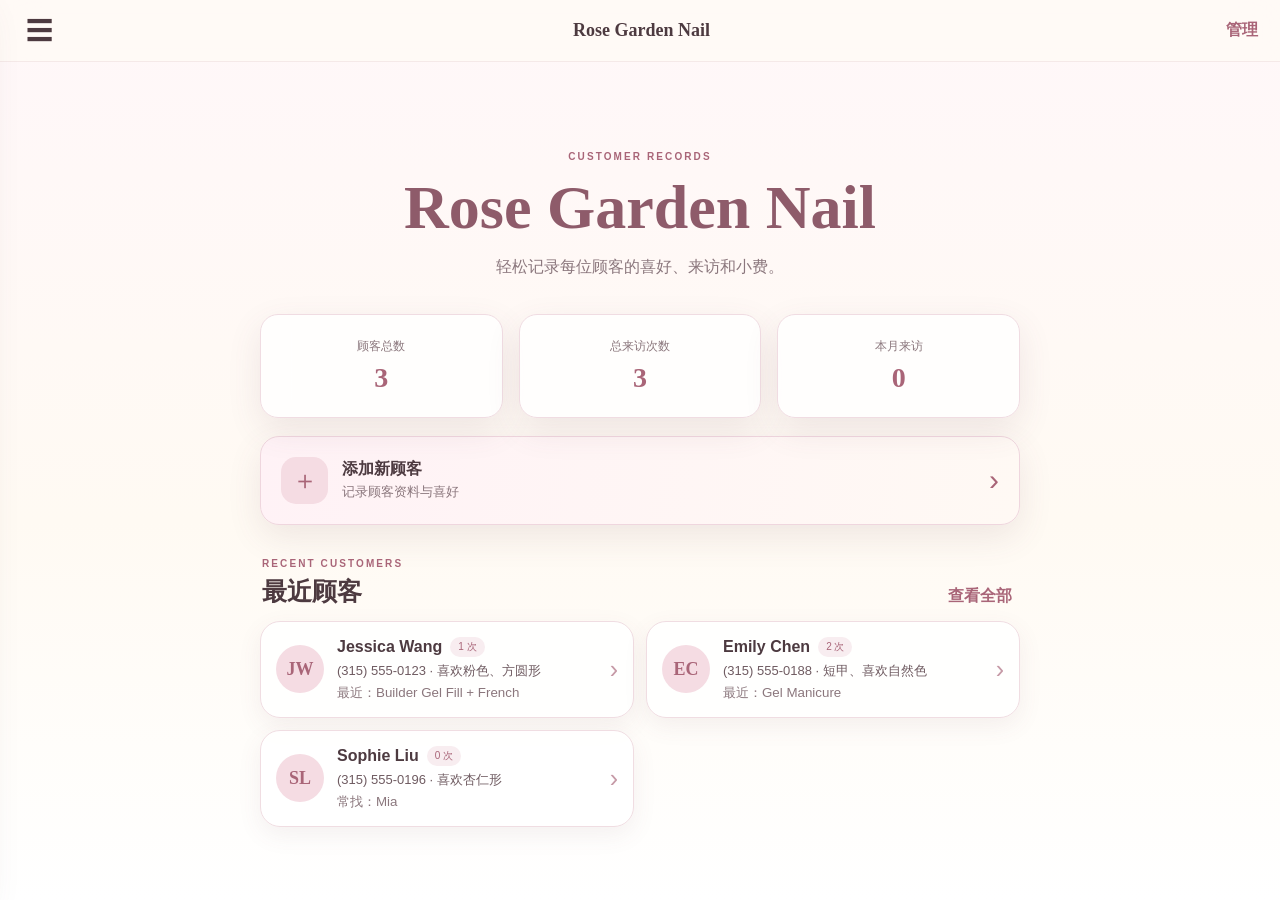
<file: index.html>
<!doctype html>
<html lang="zh-CN">
<head>
  <meta charset="utf-8" />
  <meta name="viewport" content="width=device-width, initial-scale=1, viewport-fit=cover" />
  <meta name="theme-color" content="#f8e4e9" />
  <meta name="apple-mobile-web-app-capable" content="yes" />
  <title>Rose Garden Nail · 顾客管理</title>
  <link rel="stylesheet" href="styles.css" />
</head>
<body>
<div class="app">
  <header class="topbar">
    <button id="menuBtn" class="icon-btn" aria-label="菜单">☰</button>
    <button class="brand" data-go="home">Rose Garden Nail</button>
    <button id="manageBtn" class="manage-btn">管理</button>
  </header>

  <aside id="drawer" class="drawer" aria-hidden="true">
    <div class="drawer-head"><div><small>WELCOME TO</small><strong>Rose Garden Nail</strong></div><button id="closeDrawer" class="icon-btn">×</button></div>
    <nav>
      <button class="drawer-link active" data-go="home">⌂ 首页</button>
      <button class="drawer-link" data-go="customers">♡ 顾客信息</button>
      <button class="drawer-link" data-go="add">＋ 添加新顾客</button>
    </nav>
    <p class="drawer-note">资料只保存在此浏览器中。关闭页面不会消失，但换手机不会自动同步。</p>
  </aside>
  <div id="shade" class="shade"></div>

  <main>
    <section id="home" class="page active">
      <div class="hero">
        <span class="kicker">CUSTOMER RECORDS</span>
        <h1>Rose Garden Nail</h1>
        <p>轻松记录每位顾客的喜好、来访和小费。</p>
      </div>

      <div class="stats">
        <article><span>顾客总数</span><b id="statCustomers">0</b></article>
        <article><span>总来访次数</span><b id="statVisits">0</b></article>
        <article><span>本月来访</span><b id="statMonth">0</b></article>
      </div>

      <button class="add-hero" data-go="add"><span>＋</span><div><b>添加新顾客</b><small>记录顾客资料与喜好</small></div><i>›</i></button>

      <div class="section-title"><div><span class="kicker">RECENT CUSTOMERS</span><h2>最近顾客</h2></div><button data-go="customers">查看全部</button></div>
      <div id="recentList" class="customer-list"></div>
    </section>

    <section id="customers" class="page">
      <div class="page-heading"><span class="kicker">CUSTOMERS</span><h1>顾客信息</h1><p>搜索姓名、电话、技师、特征或备注。</p></div>
      <div class="search-box">⌕ <input id="searchInput" type="search" placeholder="搜索顾客名字、电话号码…" autocomplete="off" /></div>
      <div id="customerList" class="customer-list"></div>
      <div id="emptyCustomers" class="empty"><span>♡</span><b>还没有找到顾客</b><p>试试其他关键词，或添加一位新顾客。</p></div>
      <button class="floating-add" data-go="add">＋</button>
    </section>

    <section id="add" class="page">
      <button class="back" data-go="home">‹ 返回</button>
      <div class="page-heading"><span class="kicker">NEW CUSTOMER</span><h1 id="formTitle">添加新顾客</h1><p>电话号码也可以用于快速搜索。</p></div>
      <form id="customerForm" class="form-card">
        <input type="hidden" id="customerId" />
        <label>顾客名字 *<input id="name" required placeholder="例如：Jessica Wang" /></label>
        <label>电话号码<input id="phone" type="tel" placeholder="例如：(315) 555-0123" /></label>
        <div class="two-col">
          <label>性别<select id="gender"><option>女</option><option>男</option><option>其他</option><option>未填写</option></select></label>
          <label>常找的技师<input id="tech" placeholder="例如：Annie" /></label>
        </div>
        <label>顾客特征<input id="features" placeholder="例如：短发、戴眼镜、喜欢粉色" /></label>
        <label>注意事项<textarea id="notes" rows="3" placeholder="例如：指甲薄、怕磨、喜欢安静"></textarea></label>
        <label>小费情况<input id="tipPattern" placeholder="例如：通常给 $10 或 20%" /></label>
        <button class="primary" type="submit">保存顾客</button>
        <button id="cancelEdit" class="secondary hidden" type="button" data-go="customers">取消编辑</button>
      </form>
    </section>

    <section id="detail" class="page">
      <button class="back" data-go="customers">‹ 返回顾客列表</button>
      <div id="detailBody"></div>
    </section>
  </main>

  <nav class="bottom-nav">
    <button class="active" data-go="home"><span>⌂</span>首页</button>
    <button data-go="customers"><span>♡</span>顾客</button>
    <button data-go="add"><span>＋</span>添加</button>
  </nav>

  <dialog id="visitDialog">
    <form id="visitForm" class="dialog-form">
      <div class="dialog-head"><div><span class="kicker">NEW VISIT</span><h2>添加来访记录</h2></div><button type="button" id="closeVisit" class="icon-btn">×</button></div>
      <label>日期<input id="visitDate" type="date" required /></label>
      <label>做了什么项目 *<input id="service" required placeholder="例如：Gel Manicure + French" /></label>
      <label>服务技师<input id="visitTech" placeholder="例如：Charlotte" /></label>
      <div class="two-col"><label>消费金额 $<input id="amount" type="number" min="0" step="0.01" /></label><label>小费 $<input id="tip" type="number" min="0" step="0.01" /></label></div>
      <label>本次备注<textarea id="visitNotes" rows="3" placeholder="颜色、款式、顾客反馈…"></textarea></label>
      <button class="primary" type="submit">保存来访</button>
    </form>
  </dialog>

  <div id="toast" class="toast"></div>
</div>
<script src="app.js"></script>
</body>
</html>
</file>
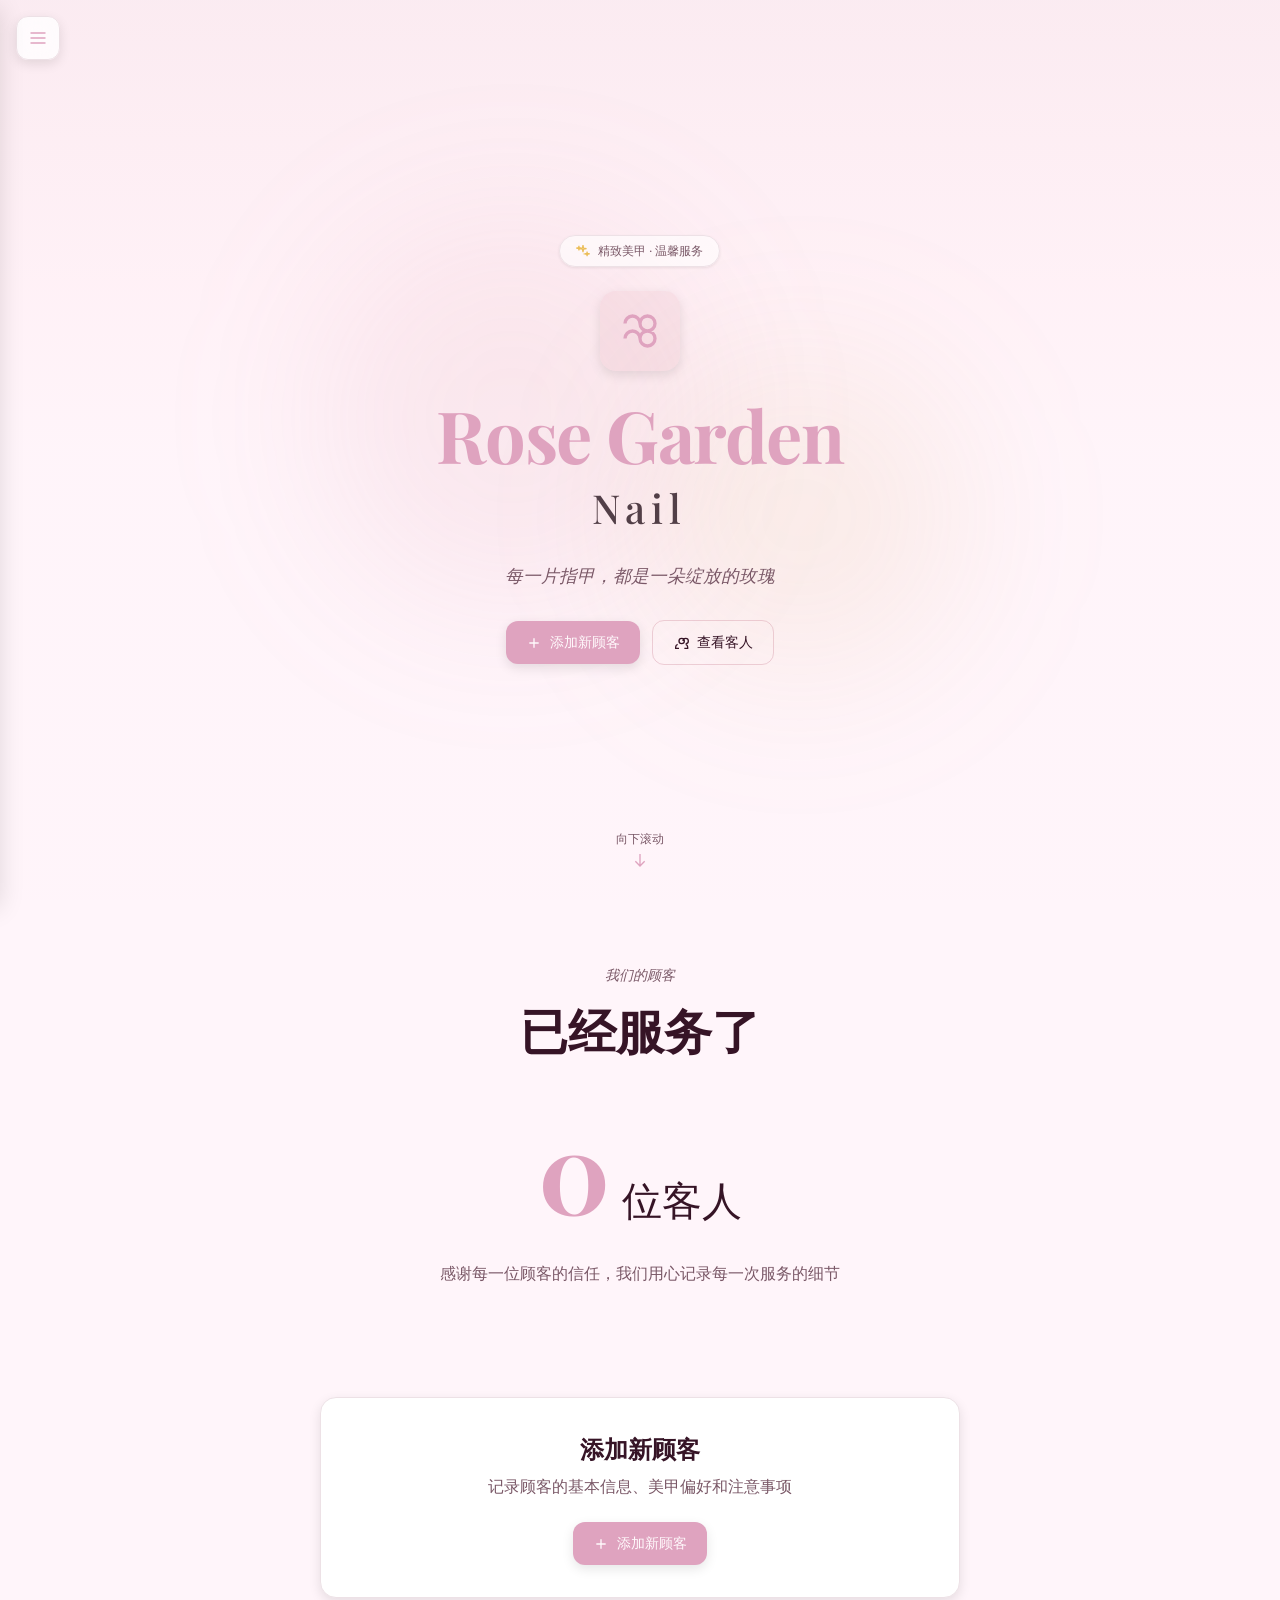
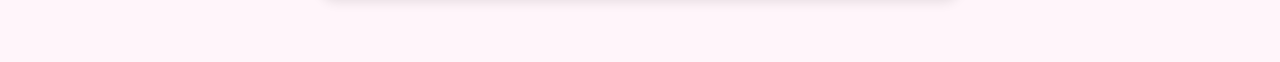
<file: index-standalone-mobile-backup.html>
<!DOCTYPE html>
<html lang="zh-CN">
<head>
<meta charset="UTF-8">
<meta name="viewport" content="width=device-width, initial-scale=1.0, maximum-scale=1.0, user-scalable=no">
<title>Rose Garden Nail</title>
<link href="https://fonts.googleapis.com/css2?family=Inter:wght@300;400;500;600;700&family=Playfair+Display:wght@400;500;600;700&display=swap" rel="stylesheet">
<style>
:root {
  --primary: oklch(0.78 0.08 350);
  --primary-fg: oklch(0.99 0.005 350);
  --secondary: oklch(0.94 0.03 350);
  --secondary-fg: oklch(0.3 0.1 350);
  --muted: oklch(0.95 0.02 350);
  --muted-fg: oklch(0.5 0.05 350);
  --accent: oklch(0.82 0.13 85);
  --accent-fg: oklch(0.25 0.06 350);
  --bg: oklch(0.98 0.015 350);
  --fg: oklch(0.25 0.06 350);
  --card: oklch(1 0 0);
  --border: oklch(0.92 0.015 350);
  --destructive: oklch(0.58 0.24 27);
  --radius: 0.625rem;
  --font-display: 'Playfair Display', Georgia, serif;
  --font-body: 'Inter', -apple-system, sans-serif;
  --shadow-sm: 0 1px 3px rgba(0,0,0,0.08);
  --shadow-md: 0 4px 12px rgba(0,0,0,0.10);
  --shadow-lg: 0 8px 24px rgba(0,0,0,0.12);
}
* { margin: 0; padding: 0; box-sizing: border-box; }
body { font-family: var(--font-body); background: var(--bg); color: var(--fg); line-height: 1.5; -webkit-font-smoothing: antialiased; }
.font-display { font-family: var(--font-display); }
.hidden { display: none !important; }
button { cursor: pointer; font-family: inherit; border: none; background: none; }
input, textarea, select { font-family: inherit; font-size: inherit; }
a { text-decoration: none; color: inherit; }

/* === Layout === */
#app { min-height: 100vh; }

/* === Sidebar Trigger === */
.menu-trigger {
  position: fixed; top: 16px; left: 16px; z-index: 40;
  width: 44px; height: 44px; border-radius: 12px;
  background: rgba(255,255,255,0.8); backdrop-filter: blur(10px);
  border: 1px solid var(--border); box-shadow: var(--shadow-md);
  display: flex; align-items: center; justify-content: center;
  transition: all 0.2s;
}
.menu-trigger:hover { background: var(--secondary); }
.menu-trigger svg { width: 20px; height: 20px; color: var(--primary); }

/* === Sidebar Drawer === */
.sidebar-overlay {
  position: fixed; inset: 0; z-index: 50;
  background: rgba(0,0,0,0.2); backdrop-filter: blur(4px);
  opacity: 0; pointer-events: none; transition: opacity 0.2s;
}
.sidebar-overlay.open { opacity: 1; pointer-events: auto; }
.sidebar {
  position: fixed; left: 0; top: 0; bottom: 0; z-index: 50;
  width: 280px; background: var(--muted); box-shadow: var(--shadow-lg);
  display: flex; flex-direction: column;
  transform: translateX(-100%); transition: transform 0.3s cubic-bezier(0.4,0,0.2,1);
}
.sidebar.open { transform: translateX(0); }
.sidebar-header { display: flex; align-items: center; justify-content: space-between; padding: 24px; border-bottom: 1px solid var(--border); }
.sidebar-logo { display: flex; align-items: center; gap: 12px; }
.sidebar-logo-icon { width: 36px; height: 36px; border-radius: 8px; background: rgba(200,120,140,0.1); display: flex; align-items: center; justify-content: center; }
.sidebar-logo-icon span { font-family: var(--font-display); color: var(--primary); font-weight: 700; font-size: 18px; }
.sidebar-close { width: 32px; height: 32px; border-radius: 8px; display: flex; align-items: center; justify-content: center; transition: background 0.2s; }
.sidebar-close:hover { background: var(--secondary); }
.sidebar-close svg { width: 16px; height: 16px; color: var(--muted-fg); }
.sidebar-nav { flex: 1; padding: 16px; display: flex; flex-direction: column; gap: 4px; }
.sidebar-nav-item { display: flex; align-items: center; gap: 12px; padding: 12px 16px; border-radius: 12px; transition: all 0.2s; font-size: 14px; font-weight: 500; }
.sidebar-nav-item:hover { background: var(--secondary); }
.sidebar-nav-item.active { background: var(--primary); color: var(--primary-fg); box-shadow: var(--shadow-md); }
.sidebar-nav-item svg { width: 16px; height: 16px; }
.sidebar-footer { padding: 16px; border-top: 1px solid var(--border); text-align: center; color: var(--muted-fg); font-size: 12px; }
.sidebar-footer p:first-child { font-family: var(--font-display); font-style: italic; }

/* === Hero === */
.hero { position: relative; min-height: 100vh; display: flex; align-items: center; justify-content: center; overflow: hidden; }
.hero-bg { position: absolute; inset: 0; background: linear-gradient(to bottom, rgba(200,120,140,0.08), var(--bg), var(--bg)); }
.hero-blob { position: absolute; border-radius: 50%; filter: blur(80px); animation: float 8s ease-in-out infinite; }
.hero-blob.b1 { top: 25%; left: 25%; width: 384px; height: 384px; background: rgba(200,120,140,0.1); }
.hero-blob.b2 { bottom: 25%; right: 25%; width: 320px; height: 320px; background: rgba(200,160,80,0.1); animation-direction: reverse; }
.hero-content { position: relative; z-index: 10; text-align: center; padding: 64px 24px; }
.hero-badge { display: inline-flex; align-items: center; gap: 8px; padding: 6px 16px; border-radius: 999px; background: rgba(255,255,255,0.6); backdrop-filter: blur(10px); border: 1px solid var(--border); box-shadow: var(--shadow-sm); margin-bottom: 24px; font-size: 12px; color: var(--muted-fg); }
.hero-badge svg { width: 14px; height: 14px; color: var(--accent); }
.hero-logo { width: 80px; height: 80px; border-radius: 16px; background: rgba(200,120,140,0.1); display: flex; align-items: center; justify-content: center; box-shadow: var(--shadow-md); margin: 0 auto 24px; }
.hero-logo svg { width: 40px; height: 40px; color: var(--primary); }
.hero h1 { font-family: var(--font-display); color: var(--primary); font-weight: 700; line-height: 1.1; letter-spacing: -0.02em; font-size: clamp(2.5rem, 8vw, 4.5rem); }
.hero h2 { font-family: var(--font-display); color: rgba(40,20,30,0.8); font-weight: 500; letter-spacing: 0.15em; font-size: clamp(1.5rem, 5vw, 2.5rem); margin-top: 4px; }
.hero-tagline { font-family: var(--font-display); font-style: italic; color: var(--muted-fg); font-size: clamp(0.9rem, 2vw, 1.1rem); margin-top: 24px; max-width: 480px; margin-left: auto; margin-right: auto; }
.hero-cta { display: flex; flex-wrap: wrap; align-items: center; justify-content: center; gap: 12px; margin-top: 32px; }
.hero-scroll { position: absolute; bottom: 32px; left: 50%; transform: translateX(-50%); display: flex; flex-direction: column; align-items: center; gap: 4px; font-size: 12px; color: var(--muted-fg); }
.hero-scroll svg { width: 16px; height: 16px; color: var(--primary); animation: bounce 2s infinite; }
@keyframes float { 0%,100%{transform:translateY(0) scale(1)} 50%{transform:translateY(-20px) scale(1.05)} }
@keyframes bounce { 0%,100%{transform:translateY(0)} 50%{transform:translateY(6px)} }

/* === Buttons === */
.btn { display: inline-flex; align-items: center; justify-content: center; gap: 8px; padding: 12px 20px; border-radius: 12px; font-size: 14px; font-weight: 500; transition: all 0.2s; white-space: nowrap; }
.btn svg { width: 16px; height: 16px; }
.btn-primary { background: var(--primary); color: var(--primary-fg); box-shadow: var(--shadow-md); }
.btn-primary:hover { opacity: 0.9; }
.btn-outline { background: transparent; border: 1px solid rgba(200,120,140,0.3); color: var(--fg); }
.btn-outline:hover { background: var(--secondary); }
.btn-ghost { background: transparent; color: var(--muted-fg); }
.btn-ghost:hover { background: var(--secondary); color: var(--fg); }
.btn-destructive { background: var(--destructive); color: white; }
.btn-destructive:hover { opacity: 0.9; }
.btn-sm { padding: 8px 14px; font-size: 13px; }

/* === Stats Section === */
.section { padding: 64px 16px; }
.container { max-width: 960px; margin: 0 auto; }
.stats-label { font-family: var(--font-display); font-style: italic; color: var(--muted-fg); text-align: center; font-size: 14px; margin-bottom: 8px; }
.stats-title { font-family: var(--font-display); color: var(--fg); text-align: center; font-size: clamp(2rem, 6vw, 3rem); font-weight: 600; margin-bottom: 48px; }
.stats-number { display: flex; align-items: baseline; justify-content: center; gap: 12px; margin-bottom: 32px; }
.stats-number .num { font-family: var(--font-display); color: var(--primary); font-weight: 700; font-size: clamp(4rem, 12vw, 7rem); line-height: 1; }
.stats-number .unit { font-family: var(--font-display); color: var(--fg); font-size: clamp(1.5rem, 4vw, 2.5rem); }
.stats-desc { color: var(--muted-fg); text-align: center; max-width: 420px; margin: 0 auto; }

/* === Recent cards === */
.recent-title { font-family: var(--font-display); color: var(--fg); text-align: center; font-size: 2rem; font-weight: 600; margin-bottom: 32px; }
.cards-grid { display: grid; grid-template-columns: repeat(auto-fill, minmax(260px, 1fr)); gap: 16px; }
.customer-card { background: var(--card); border-radius: 12px; border: 1px solid var(--border); box-shadow: var(--shadow-sm); padding: 24px; cursor: pointer; transition: all 0.2s; }
.customer-card:hover { box-shadow: var(--shadow-lg); }
.customer-card-head { display: flex; align-items: center; justify-content: space-between; margin-bottom: 12px; }
.customer-avatar { width: 40px; height: 40px; border-radius: 50%; background: rgba(200,120,140,0.1); display: flex; align-items: center; justify-content: center; font-family: var(--font-display); color: var(--primary); font-weight: 700; }
.customer-name { font-family: var(--font-display); color: var(--fg); font-weight: 600; font-size: 1.5rem; }
.customer-sub { color: var(--muted-fg); font-size: 12px; margin-top: 4px; }
.visit-badge { display: inline-block; border-radius: 999px; background: rgba(200,120,140,0.08); color: var(--primary); padding: 2px 8px; font-size: 12px; margin-top: 8px; }

/* === CTA card === */
.cta-card { background: var(--card); border-radius: 16px; border: 1px solid var(--border); box-shadow: var(--shadow-md); padding: 32px; text-align: center; }
.cta-card h3 { font-family: var(--font-display); color: var(--fg); font-size: 1.5rem; font-weight: 600; margin-bottom: 8px; }
.cta-card p { color: var(--muted-fg); margin-bottom: 24px; }

/* === Customers page === */
.page { padding: 64px 16px 48px; }
.page-head { display: flex; flex-direction: column; gap: 16px; margin-bottom: 32px; }
@media(min-width:640px){ .page-head { flex-direction: row; align-items: center; justify-content: space-between; } }
.page-title { font-family: var(--font-display); color: var(--fg); font-size: 2rem; font-weight: 700; }
.page-subtitle { color: var(--muted-fg); font-size: 14px; margin-top: 4px; }
.page-actions { display: flex; align-items: center; gap: 8px; }
.search-wrap { position: relative; }
.search-wrap svg { position: absolute; left: 12px; top: 50%; transform: translateY(-50%); width: 16px; height: 16px; color: var(--muted-fg); }
.search-input { padding: 10px 12px 10px 36px; border-radius: 10px; border: 1px solid var(--border); background: var(--card); width: 200px; outline: none; transition: border-color 0.2s; }
.search-input:focus { border-color: var(--primary); }

/* Table */
.table-wrap { background: var(--card); border-radius: 12px; border: 1px solid var(--border); box-shadow: var(--shadow-sm); overflow: hidden; overflow-x: auto; }
table { width: 100%; border-collapse: collapse; min-width: 800px; }
thead tr { background: rgba(148,120,130,0.05); }
th { padding: 12px 16px; text-align: left; font-weight: 600; color: var(--fg); font-size: 14px; white-space: nowrap; }
td { padding: 12px 16px; border-top: 1px solid var(--border); font-size: 14px; color: var(--muted-fg); }
tbody tr { transition: background 0.2s; }
tbody tr:hover { background: rgba(148,120,130,0.03); }
.td-name { display: flex; align-items: center; gap: 8px; }
.td-name .avatar { width: 32px; height: 32px; border-radius: 50%; background: rgba(200,120,140,0.1); display: flex; align-items: center; justify-content: center; font-family: var(--font-display); color: var(--primary); font-weight: 700; font-size: 12px; }
.td-name a { font-weight: 500; color: var(--fg); transition: color 0.2s; }
.td-name a:hover { color: var(--primary); }
.td-center { text-align: center; }
.td-right { text-align: right; }
.td-actions { display: flex; align-items: center; justify-content: center; gap: 4px; }
.icon-btn { width: 32px; height: 32px; border-radius: 8px; display: flex; align-items: center; justify-content: center; transition: background 0.2s; }
.icon-btn:hover { background: rgba(200,160,80,0.15); }
.icon-btn.del:hover { background: rgba(220,60,60,0.1); }
.icon-btn svg { width: 14px; height: 14px; }
.icon-btn svg { color: var(--muted-fg); }
.icon-btn.del svg { color: var(--destructive); }
.pill { display: inline-block; border-radius: 999px; background: rgba(200,120,140,0.08); color: var(--primary); padding: 2px 8px; font-size: 12px; font-weight: 500; }

/* Mobile cards */
.mobile-cards { display: flex; flex-direction: column; gap: 8px; }
@media(min-width:768px){ .mobile-cards { display: none; } }
@media(max-width:767px){ .table-wrap { display: none; } }
.mc-item { background: var(--card); border-radius: 12px; border: 1px solid var(--border); box-shadow: var(--shadow-sm); padding: 16px; cursor: pointer; transition: box-shadow 0.2s; }
.mc-item:hover { box-shadow: var(--shadow-md); }
.mc-head { display: flex; align-items: flex-start; justify-content: space-between; margin-bottom: 12px; }
.mc-info { display: flex; align-items: center; gap: 12px; }
.mc-info .avatar { width: 40px; height: 40px; border-radius: 50%; background: rgba(200,120,140,0.1); display: flex; align-items: center; justify-content: center; font-family: var(--font-display); color: var(--primary); font-weight: 700; }
.mc-name { font-weight: 500; color: var(--fg); }
.mc-meta { color: var(--muted-fg); font-size: 12px; }
.mc-actions { display: flex; gap: 4px; }
.mc-foot { display: flex; align-items: center; justify-content: space-between; }

/* Empty state */
.empty { display: flex; flex-direction: column; align-items: center; justify-content: center; text-align: center; padding: 64px 24px; gap: 16px; }
.empty-icon { width: 64px; height: 64px; border-radius: 16px; background: var(--secondary); display: flex; align-items: center; justify-content: center; }
.empty-icon svg { width: 32px; height: 32px; color: var(--muted-fg); }
.empty h3 { font-family: var(--font-display); color: var(--fg); font-size: 1.5rem; font-weight: 600; }
.empty p { color: var(--muted-fg); margin-top: 4px; }

/* === Detail page === */
.detail-header { background: linear-gradient(to bottom, rgba(200,120,140,0.08), var(--bg)); padding: 64px 16px 32px; }
.detail-back { display: inline-flex; align-items: center; gap: 8px; color: var(--muted-fg); margin-bottom: 16px; font-size: 14px; transition: color 0.2s; }
.detail-back:hover { color: var(--fg); }
.detail-back svg { width: 16px; height: 16px; }
.detail-top { display: flex; flex-direction: column; gap: 16px; }
@media(min-width:640px){ .detail-top { flex-direction: row; align-items: flex-start; justify-content: space-between; } }
.detail-identity { display: flex; align-items: center; gap: 16px; }
.detail-avatar { width: 64px; height: 64px; border-radius: 16px; background: rgba(200,120,140,0.1); display: flex; align-items: center; justify-content: center; box-shadow: var(--shadow-md); }
.detail-avatar span { font-family: var(--font-display); color: var(--primary); font-weight: 700; font-size: 2rem; }
.detail-name { font-family: var(--font-display); color: var(--fg); font-size: 2rem; font-weight: 700; }
.detail-badges { display: flex; align-items: center; gap: 8px; margin-top: 4px; }
.badge { display: inline-flex; align-items: center; gap: 4px; padding: 2px 10px; border-radius: 999px; font-size: 12px; }
.badge-secondary { background: var(--secondary); color: var(--secondary-fg); }
.badge-outline { border: 1px solid rgba(200,120,140,0.3); color: var(--fg); }
.detail-actions { display: flex; align-items: center; gap: 8px; }

/* Stats cards */
.stats-grid { display: grid; grid-template-columns: 1fr; gap: 16px; margin-bottom: 32px; }
@media(min-width:640px){ .stats-grid { grid-template-columns: repeat(3, 1fr); } }
.stat-card { background: var(--card); border-radius: 12px; border: 1px solid var(--border); box-shadow: var(--shadow-sm); padding: 20px; display: flex; align-items: center; justify-content: space-between; }
.stat-label { color: var(--muted-fg); font-size: 12px; }
.stat-value { font-family: var(--font-display); font-weight: 700; font-size: 2rem; }
.stat-icon { width: 40px; height: 40px; border-radius: 8px; display: flex; align-items: center; justify-content: center; }
.stat-icon svg { width: 20px; height: 20px; }
.stat-icon.primary { background: rgba(200,120,140,0.1); }
.stat-icon.primary svg { color: var(--primary); }
.stat-icon.accent { background: rgba(200,160,80,0.1); }
.stat-icon.accent svg { color: var(--accent); }
.stat-icon.muted { background: var(--secondary); }
.stat-icon.muted svg { color: var(--muted-fg); }

/* Info cards */
.info-grid { display: grid; grid-template-columns: 1fr; gap: 16px; margin-bottom: 32px; }
@media(min-width:768px){ .info-grid { grid-template-columns: repeat(2, 1fr); } }
.info-card { background: var(--card); border-radius: 12px; border: 1px solid var(--border); box-shadow: var(--shadow-sm); padding: 20px; }
.info-head { display: flex; align-items: center; gap: 8px; margin-bottom: 8px; }
.info-head svg { width: 16px; height: 16px; color: var(--primary); }
.info-head h3 { font-family: var(--font-display); color: var(--fg); font-weight: 600; font-size: 14px; }
.info-card p { color: var(--muted-fg); font-size: 16px; }

/* Records */
.records-head { display: flex; align-items: center; justify-content: space-between; margin-bottom: 16px; }
.records-head h2 { font-family: var(--font-display); color: var(--fg); font-size: 1.5rem; font-weight: 600; }
.record-card { background: var(--card); border-radius: 12px; border: 1px solid var(--border); box-shadow: var(--shadow-sm); padding: 20px; margin-bottom: 8px; transition: box-shadow 0.2s; }
.record-card:hover { box-shadow: var(--shadow-md); }
.record-top { display: flex; flex-direction: column; gap: 8px; margin-bottom: 12px; }
@media(min-width:640px){ .record-top { flex-direction: row; align-items: flex-start; justify-content: space-between; } }
.record-meta { display: flex; align-items: center; flex-wrap: wrap; gap: 8px; }
.record-date { display: flex; align-items: center; gap: 4px; color: var(--muted-fg); font-size: 12px; }
.record-date svg { width: 14px; height: 14px; }
.record-details { display: grid; grid-template-columns: 1fr; gap: 4px; }
@media(min-width:640px){ .record-details { grid-template-columns: repeat(2, 1fr); } }
.record-details p { font-size: 14px; color: var(--fg); }
.record-details p span { color: var(--muted-fg); }
.record-remarks { color: var(--muted-fg); font-size: 14px; margin-top: 4px; }

/* === Modal === */
.modal-overlay { position: fixed; inset: 0; z-index: 60; background: rgba(0,0,0,0.4); backdrop-filter: blur(4px); display: flex; align-items: center; justify-content: center; padding: 16px; opacity: 0; pointer-events: none; transition: opacity 0.2s; }
.modal-overlay.open { opacity: 1; pointer-events: auto; }
.modal { background: var(--card); border-radius: 16px; box-shadow: var(--shadow-xl); width: 100%; max-width: 448px; max-height: 90vh; overflow-y: auto; transform: scale(0.96); transition: transform 0.2s; }
.modal-overlay.open .modal { transform: scale(1); }
.modal-header { padding: 24px 24px 0; }
.modal-title { font-family: var(--font-display); color: var(--primary); font-size: 1.25rem; font-weight: 600; }
.modal-body { padding: 24px; }
.modal-footer { padding: 0 24px 24px; display: flex; justify-content: flex-end; gap: 8px; }

/* Form */
.form-group { display: flex; flex-direction: column; gap: 4px; margin-bottom: 16px; }
.form-label { font-size: 14px; color: var(--fg); font-weight: 500; }
.form-input, .form-textarea, .form-select { padding: 10px 12px; border-radius: 10px; border: 1px solid var(--border); background: var(--card); outline: none; transition: border-color 0.2s; width: 100%; }
.form-input:focus, .form-textarea:focus, .form-select:focus { border-color: var(--primary); }
.form-textarea { resize: vertical; min-height: 60px; }
.form-error { color: var(--destructive); font-size: 12px; margin-top: 4px; }

/* Animations */
.fade-in { animation: fadeIn 0.4s ease forwards; }
@keyframes fadeIn { from{opacity:0; transform:translateY(20px)} to{opacity:1; transform:translateY(0)} }
.stagger > * { opacity: 0; animation: fadeIn 0.5s ease forwards; }
.stagger > *:nth-child(1){animation-delay:0.05s}
.stagger > *:nth-child(2){animation-delay:0.15s}
.stagger > *:nth-child(3){animation-delay:0.25s}
.stagger > *:nth-child(4){animation-delay:0.35s}
.stagger > *:nth-child(5){animation-delay:0.45s}

/* === Mobile usability fixes === */
html { min-height: 100%; background: var(--bg); }
body { min-height: 100%; padding-bottom: env(safe-area-inset-bottom); }
.menu-trigger { top: max(16px, env(safe-area-inset-top)); left: max(16px, env(safe-area-inset-left)); }
.sidebar { padding-top: env(safe-area-inset-top); padding-bottom: env(safe-area-inset-bottom); }
.modal-overlay { align-items: flex-end; padding: 8px 8px max(8px, env(safe-area-inset-bottom)); }
.modal { max-height: 88dvh; border-radius: 16px 16px 12px 12px; }
@media(min-width:640px){
  .modal-overlay { align-items:center; padding:16px; }
  .modal { border-radius:16px; }
}
@media(max-width:639px){
  .page { padding-top: 76px; }
  .page-actions { width:100%; flex-direction:column; align-items:stretch; }
  .search-wrap, .search-input { width:100%; }
  .page-actions .btn { width:100%; }
  .detail-header { padding-top:76px; }
  .detail-actions { width:100%; }
  .detail-actions .btn { flex:1; }
  .hero-content { padding-left:16px; padding-right:16px; }
  .hero-cta .btn { width:min(100%, 320px); }
}

</style>
</head>
<body>
<div id="app"></div>

<!-- Sidebar -->
<div class="sidebar-overlay" id="sidebarOverlay"></div>
<aside class="sidebar" id="sidebar">
  <div class="sidebar-header">
    <div class="sidebar-logo">
      <div class="sidebar-logo-icon"><span>R</span></div>
      <div>
        <div style="font-family:var(--font-display);color:var(--fg);font-weight:600;font-size:14px;">Rose Garden</div>
        <div style="color:var(--muted-fg);font-size:12px;">Nail Studio</div>
      </div>
    </div>
    <div class="sidebar-close" id="sidebarClose">
      <svg xmlns="http://www.w3.org/2000/svg" fill="none" viewBox="0 0 24 24" stroke="currentColor" stroke-width="2"><path d="M6 18L18 6M6 6l12 12"/></svg>
    </div>
  </div>
  <nav class="sidebar-nav">
    <a class="sidebar-nav-item" data-route="/">
      <svg xmlns="http://www.w3.org/2000/svg" fill="none" viewBox="0 0 24 24" stroke="currentColor" stroke-width="2"><path d="M3 12l9-9 9 9M5 10v10h14V10"/></svg>
      <span>首页</span>
    </a>
    <a class="sidebar-nav-item" data-route="/customers">
      <svg xmlns="http://www.w3.org/2000/svg" fill="none" viewBox="0 0 24 24" stroke="currentColor" stroke-width="2"><path d="M17 20h5v-2a4 4 0 00-3-3.87M9 20H4v-2a4 4 0 013-3.87m6-1.13a4 4 0 10-4-4 4 4 0 004 4zm6 0a4 4 0 10-4-4"/></svg>
      <span>客人信息</span>
    </a>
  </nav>
  <div class="sidebar-footer">
    <div style="display:flex;gap:8px;margin-bottom:12px;">
      <button class="btn btn-outline btn-sm" style="flex:1" onclick="exportData()">导出备份</button>
      <button class="btn btn-outline btn-sm" style="flex:1" onclick="document.getElementById('importFile').click()">导入备份</button>
    </div>
    <input id="importFile" type="file" accept="application/json" style="display:none" onchange="importData(event)">
    <p>Rose Garden Nail</p>
    <p style="margin-top:4px;">优雅美甲 · 精致生活</p>
  </div>
</aside>

<!-- Modal container -->
<div class="modal-overlay" id="modalOverlay"></div>

<script>
// === State management ===
const CUSTOMERS_KEY = 'rgn_customers';
const RECORDS_KEY = 'rgn_service_records';

const SERVICE_TYPES = ['Regular Manicure','Gel Manicure','Builder Gel','Builder Gel Fill','UV Gel Full Set','UV Gel Fill','Gel X Full Set','Gel X Fill','Classic Pedicure','Gel Pedicure','French Tip','Nail Art','Removal','Nail Repair','Head Spa'];
const GENDER_LABELS = { female:'女', male:'男', other:'其他' };
const DOLLAR = '$';

function read(key) { try { return JSON.parse(localStorage.getItem(key)) || []; } catch { return []; } }
function write(key, data) { localStorage.setItem(key, JSON.stringify(data)); }
function uid() { return Date.now().toString(36) + Math.random().toString(36).slice(2,8); }

function getCustomers() {
  return read(CUSTOMERS_KEY).sort((a,b) => new Date(b.created_at) - new Date(a.created_at));
}
function getCustomer(id) { return read(CUSTOMERS_KEY).find(c => c.id === id); }
function addCustomer(d) { const cs = read(CUSTOMERS_KEY); const c = {...d, id:uid(), created_at:new Date().toISOString()}; cs.push(c); write(CUSTOMERS_KEY, cs); return c; }
function updateCustomer(id, d) { const cs = read(CUSTOMERS_KEY); const i = cs.findIndex(c=>c.id===id); if(i>=0){ cs[i]={...cs[i],...d}; write(CUSTOMERS_KEY,cs); } }
function deleteCustomer(id) { write(CUSTOMERS_KEY, read(CUSTOMERS_KEY).filter(c=>c.id!==id)); write(RECORDS_KEY, read(RECORDS_KEY).filter(r=>r.customer_id!==id)); }

function getRecords(cid) { return read(RECORDS_KEY).filter(r=>r.customer_id===cid).sort((a,b)=>new Date(b.service_date)-new Date(a.service_date)); }
function addRecord(d) { const rs = read(RECORDS_KEY); const r = {...d, id:uid(), created_at:new Date().toISOString()}; rs.push(r); write(RECORDS_KEY, rs); return r; }
function deleteRecord(id) { write(RECORDS_KEY, read(RECORDS_KEY).filter(r=>r.id!==id)); }

function getStats(cid) {
  const records = getRecords(cid);
  const visit_count = records.length;
  const total_tip = records.reduce((s,r)=>s+(r.tip_amount||0),0);
  const avg_tip = visit_count > 0 ? total_tip/visit_count : 0;
  return { visit_count, total_tip, avg_tip };
}


// === Backup & restore ===
function exportData() {
  const data = {
    app: 'Rose Garden Nail',
    version: 1,
    exported_at: new Date().toISOString(),
    customers: read(CUSTOMERS_KEY),
    records: read(RECORDS_KEY)
  };
  const blob = new Blob([JSON.stringify(data, null, 2)], { type: 'application/json' });
  const url = URL.createObjectURL(blob);
  const a = document.createElement('a');
  const stamp = new Date().toISOString().slice(0,10);
  a.href = url;
  a.download = `rose-garden-backup-${stamp}.json`;
  document.body.appendChild(a);
  a.click();
  a.remove();
  URL.revokeObjectURL(url);
}

function importData(event) {
  const file = event.target.files && event.target.files[0];
  if (!file) return;
  const reader = new FileReader();
  reader.onload = () => {
    try {
      const data = JSON.parse(reader.result);
      if (!Array.isArray(data.customers) || !Array.isArray(data.records)) throw new Error('Invalid backup');
      openModal(`
        <div class="modal-header"><h2 class="modal-title">导入备份</h2></div>
        <div class="modal-body"><p style="color:var(--muted-fg);">将导入 ${data.customers.length} 位顾客和 ${data.records.length} 条服务记录。当前数据会被覆盖。</p></div>
        <div class="modal-footer">
          <button class="btn btn-outline" onclick="closeModal()">取消</button>
          <button class="btn btn-primary" id="confirmImportBtn">确认导入</button>
        </div>
      `);
      document.getElementById('confirmImportBtn').onclick = () => {
        write(CUSTOMERS_KEY, data.customers);
        write(RECORDS_KEY, data.records);
        closeModal();
        navigate('/customers');
      };
    } catch (err) {
      alert('备份文件无法读取，请确认选择的是本系统导出的 JSON 文件。');
    } finally {
      event.target.value = '';
    }
  };
  reader.readAsText(file);
}

// === Router ===
let currentRoute = '/';

function navigate(route) {
  currentRoute = route;
  closeSidebar();
  render();
  window.scrollTo(0, 0);
}

function getParam() {
  // For detail page: route is /customers/:id
  if (currentRoute.startsWith('/customers/')) {
    return currentRoute.split('/')[2];
  }
  return null;
}

// === Icons ===
const I = {
  flower: '<svg xmlns="http://www.w3.org/2000/svg" fill="none" viewBox="0 0 24 24" stroke="currentColor" stroke-width="2"><path d="M12 7.5a4.5 4.5 0 119 0 4.5 4.5 0 01-9 0zM12 7.5a4.5 4.5 0 10-9 0 4.5 4.5 0 019 0zM12 16.5a4.5 4.5 0 119 0 4.5 4.5 0 01-9 0zM12 16.5a4.5 4.5 0 10-9 0 4.5 4.5 0 019 0z"/></svg>',
  sparkles: '<svg xmlns="http://www.w3.org/2000/svg" fill="none" viewBox="0 0 24 24" stroke="currentColor" stroke-width="2"><path d="M5 3l.5 3L9 7l-3.5 1L5 11l-.5-3L1 7l3.5-1L5 3zM19 13l.5 3L23 17l-3.5 1L19 21l-.5-3L15 17l3.5-1L19 13zM12 2l1 5 5 1-5 1-1 5-1-5-5-1 5-1 1-5z"/></svg>',
  users: '<svg xmlns="http://www.w3.org/2000/svg" fill="none" viewBox="0 0 24 24" stroke="currentColor" stroke-width="2"><path d="M17 20h5v-2a4 4 0 00-3-3.87M9 20H4v-2a4 4 0 013-3.87m6-1.13a4 4 0 10-4-4 4 4 0 004 4zm6 0a4 4 0 10-4-4"/></svg>',
  plus: '<svg xmlns="http://www.w3.org/2000/svg" fill="none" viewBox="0 0 24 24" stroke="currentColor" stroke-width="2"><path d="M12 5v14M5 12h14"/></svg>',
  arrowDown: '<svg xmlns="http://www.w3.org/2000/svg" fill="none" viewBox="0 0 24 24" stroke="currentColor" stroke-width="2"><path d="M19 14l-7 7-7-7M12 21V3"/></svg>',
  search: '<svg xmlns="http://www.w3.org/2000/svg" fill="none" viewBox="0 0 24 24" stroke="currentColor" stroke-width="2"><circle cx="11" cy="11" r="8"/><path d="M21 21l-4.35-4.35"/></svg>',
  settings: '<svg xmlns="http://www.w3.org/2000/svg" fill="none" viewBox="0 0 24 24" stroke="currentColor" stroke-width="2"><circle cx="12" cy="12" r="3"/><path d="M12 1v6m0 6v6m11-7h-6m-6 0H1m17-5l-4.24 4.24m-3.52 3.52L5.76 18.24m0-12.48l4.24 4.24m3.52 3.52L18.24 18.24"/></svg>',
  trash: '<svg xmlns="http://www.w3.org/2000/svg" fill="none" viewBox="0 0 24 24" stroke="currentColor" stroke-width="2"><path d="M3 6h18M8 6V4a2 2 0 012-2h4a2 2 0 012 2v2m3 0v14a2 2 0 01-2 2H7a2 2 0 01-2-2V6"/></svg>',
  pencil: '<svg xmlns="http://www.w3.org/2000/svg" fill="none" viewBox="0 0 24 24" stroke="currentColor" stroke-width="2"><path d="M11 4H4a2 2 0 00-2 2v14a2 2 0 002 2h14a2 2 0 002-2v-7M18.5 2.5a2.12 2.12 0 013 3L12 15l-4 1 1-4 9.5-9.5z"/></svg>',
  arrowLeft: '<svg xmlns="http://www.w3.org/2000/svg" fill="none" viewBox="0 0 24 24" stroke="currentColor" stroke-width="2"><path d="M19 12H5M12 19l-7-7 7-7"/></svg>',
  calendar: '<svg xmlns="http://www.w3.org/2000/svg" fill="none" viewBox="0 0 24 24" stroke="currentColor" stroke-width="2"><rect x="3" y="4" width="18" height="18" rx="2"/><path d="M16 2v4M8 2v4M3 10h18"/></svg>',
  palette: '<svg xmlns="http://www.w3.org/2000/svg" fill="none" viewBox="0 0 24 24" stroke="currentColor" stroke-width="2"><circle cx="12" cy="12" r="10"/><circle cx="8.5" cy="10.5" r="1"/><circle cx="15.5" cy="10.5" r="1"/><circle cx="12" cy="8" r="1"/></svg>',
  wrench: '<svg xmlns="http://www.w3.org/2000/svg" fill="none" viewBox="0 0 24 24" stroke="currentColor" stroke-width="2"><path d="M14.7 6.3a4 4 0 00-5.6 5.6L3 18v3h3l6.1-6.1a4 4 0 005.6-5.6l-2.5 2.5-2.5-2.5 2.5-2.5z"/></svg>',
  coins: '<svg xmlns="http://www.w3.org/2000/svg" fill="none" viewBox="0 0 24 24" stroke="currentColor" stroke-width="2"><circle cx="8" cy="8" r="6"/><path d="M18.09 10.37A6 6 0 1110.34 18M7 6h1v4M16.71 13.88l.7.71-2.82 2.82"/></svg>',
  message: '<svg xmlns="http://www.w3.org/2000/svg" fill="none" viewBox="0 0 24 24" stroke="currentColor" stroke-width="2"><path d="M21 15a2 2 0 01-2 2H7l-4 4V5a2 2 0 012-2h14a2 2 0 012 2z"/></svg>',
  menu: '<svg xmlns="http://www.w3.org/2000/svg" fill="none" viewBox="0 0 24 24" stroke="currentColor" stroke-width="2"><path d="M3 12h18M3 6h18M3 18h18"/></svg>',
};

// === Sidebar ===
function openSidebar() { document.getElementById('sidebar').classList.add('open'); document.getElementById('sidebarOverlay').classList.add('open'); }
function closeSidebar() { document.getElementById('sidebar').classList.remove('open'); document.getElementById('sidebarOverlay').classList.remove('open'); }

// === Modal ===
function openModal(html) {
  const overlay = document.getElementById('modalOverlay');
  overlay.innerHTML = `<div class="modal">${html}</div>`;
  overlay.classList.add('open');
}
function closeModal() { document.getElementById('modalOverlay').classList.remove('open'); document.getElementById('modalOverlay').innerHTML = ''; }

// === Render ===
function render() {
  const app = document.getElementById('app');
  // Update sidebar active
  document.querySelectorAll('.sidebar-nav-item').forEach(item => {
    const route = item.dataset.route;
    if (currentRoute === route || (route !== '/' && currentRoute.startsWith(route))) {
      item.classList.add('active');
    } else {
      item.classList.remove('active');
    }
  });

  if (currentRoute === '/') renderHome(app);
  else if (currentRoute === '/customers') renderCustomers(app);
  else if (currentRoute.startsWith('/customers/')) renderDetail(app);
  else renderNotFound(app);
}

function renderHome(app) {
  const customers = getCustomers();
  const recent = customers.slice(0, 3);
  app.innerHTML = `
    <div class="hero">
      <div class="hero-bg"></div>
      <div class="hero-blob b1"></div>
      <div class="hero-blob b2"></div>
      <div class="hero-content fade-in">
        <div class="hero-badge">${I.sparkles}<span>精致美甲 · 温馨服务</span></div>
        <div class="hero-logo">${I.flower}</div>
        <h1 class="font-display">Rose Garden</h1>
        <h2 class="font-display">Nail</h2>
        <p class="hero-tagline">每一片指甲，都是一朵绽放的玫瑰</p>
        <div class="hero-cta">
          <button class="btn btn-primary" onclick="openCustomerForm()">${I.plus}添加新顾客</button>
          <button class="btn btn-outline" onclick="navigate('/customers')">${I.users}查看客人</button>
        </div>
      </div>
      <div class="hero-scroll"><span>向下滚动</span>${I.arrowDown}</div>
    </div>

    <section class="section">
      <div class="container stagger">
        <p class="stats-label">我们的顾客</p>
        <h2 class="stats-title">已经服务了</h2>
        <div class="stats-number">
          <span class="num font-display">${customers.length}</span>
          <span class="unit font-display">位客人</span>
        </div>
        <p class="stats-desc">感谢每一位顾客的信任，我们用心记录每一次服务的细节</p>
      </div>
    </section>

    ${recent.length > 0 ? `
    <section style="padding: 32px 16px 64px;">
      <div class="container">
        <h3 class="recent-title">最近添加</h3>
        <div class="cards-grid stagger">
          ${recent.map(c => `
            <div class="customer-card" onclick="navigate('/customers/${c.id}')">
              <div class="customer-card-head">
                <div class="customer-avatar">${c.name.charAt(0)}</div>
                <span style="color:var(--muted-fg);font-size:12px;">${GENDER_LABELS[c.gender]}</span>
              </div>
              <h4 class="customer-name">${esc(c.name)}</h4>
              ${c.preferred_tech ? `<p class="customer-sub">指定美甲师：${esc(c.preferred_tech)}</p>` : ''}
              <span class="visit-badge">已到访 ${getStats(c.id).visit_count} 次</span>
            </div>
          `).join('')}
        </div>
      </div>
    </section>` : ''}

    <section style="padding: 48px 16px 64px;">
      <div class="container" style="max-width:640px;">
        <div class="cta-card fade-in">
          <h3>添加新顾客</h3>
          <p>记录顾客的基本信息、美甲偏好和注意事项</p>
          <button class="btn btn-primary" onclick="openCustomerForm()">${I.plus}添加新顾客</button>
        </div>
      </div>
    </section>
  `;
}

function renderCustomers(app) {
  const customers = getCustomers();
  const search = app.dataset.search || '';
  const filtered = customers.filter(c => {
    if (!search) return true;
    const q = search.toLowerCase();
    return c.name.toLowerCase().includes(q) || (c.features||'').toLowerCase().includes(q) || (c.preferred_tech||'').toLowerCase().includes(q) || (c.notes||'').toLowerCase().includes(q);
  });

  app.innerHTML = `
    <div class="page">
      <div class="container">
        <div class="page-head fade-in">
          <div>
            <h1 class="page-title">客人信息</h1>
            <p class="page-subtitle">共 ${customers.length} 位顾客</p>
          </div>
          <div class="page-actions">
            <div class="search-wrap">
              ${I.search}
              <input class="search-input" placeholder="搜索顾客..." value="${esc(search)}" oninput="updateSearch(this.value)">
            </div>
            <button class="btn btn-outline" onclick="openCustomerForm()">${I.settings}<span class="hidden" style="display:inline;">管理</span>管理</button>
          </div>
        </div>

        ${filtered.length > 0 ? `
          <div class="table-wrap fade-in">
            <table>
              <thead>
                <tr>
                  <th>姓名</th><th>性别</th><th>特征</th><th>指定美甲师</th><th>注意事项</th><th class="td-center">到访次数</th><th class="td-right">小费情况</th><th class="td-center">操作</th>
                </tr>
              </thead>
              <tbody>
                ${filtered.map(c => {
                  const s = getStats(c.id);
                  return `<tr>
                    <td><div class="td-name"><div class="avatar">${c.name.charAt(0)}</div><a onclick="navigate('/customers/${c.id}')">${esc(c.name)}</a></div></td>
                    <td>${GENDER_LABELS[c.gender]}</td>
                    <td style="max-width:128px;overflow:hidden;text-overflow:ellipsis;white-space:nowrap;">${esc(c.features)||'—'}</td>
                    <td>${esc(c.preferred_tech)||'—'}</td>
                    <td style="max-width:128px;overflow:hidden;text-overflow:ellipsis;white-space:nowrap;">${esc(c.notes)||'—'}</td>
                    <td class="td-center"><span class="pill">${s.visit_count} 次</span></td>
                    <td class="td-right">${s.visit_count > 0 ? `<div><span style="color:var(--fg);font-weight:500;">${DOLLAR}${s.total_tip.toFixed(0)}</span><br><span style="color:var(--muted-fg);font-size:12px;">均 ${DOLLAR}${s.avg_tip.toFixed(0)}</span></div>` : '—'}</td>
                    <td><div class="td-actions">
                      <div class="icon-btn" onclick="openCustomerForm(${JSON.stringify(c).replace(/"/g,'&quot;')})">${I.pencil}</div>
                      <div class="icon-btn del" onclick="confirmDeleteCustomer('${c.id}','${esc(c.name)}')">${I.trash}</div>
                    </div></td>
                  </tr>`;
                }).join('')}
              </tbody>
            </table>
          </div>

          <div class="mobile-cards stagger">
            ${filtered.map(c => {
              const s = getStats(c.id);
              return `<div class="mc-item" onclick="navigate('/customers/${c.id}')">
                <div class="mc-head">
                  <div class="mc-info">
                    <div class="avatar">${c.name.charAt(0)}</div>
                    <div>
                      <div class="mc-name">${esc(c.name)}</div>
                      <div class="mc-meta">${GENDER_LABELS[c.gender]}${c.preferred_tech ? ' · ' + esc(c.preferred_tech) : ''}</div>
                    </div>
                  </div>
                  <div class="mc-actions">
                    <div class="icon-btn" onclick="event.stopPropagation();openCustomerForm(${JSON.stringify(c).replace(/"/g,'&quot;')})">${I.pencil}</div>
                    <div class="icon-btn del" onclick="event.stopPropagation();confirmDeleteCustomer('${c.id}','${esc(c.name)}')">${I.trash}</div>
                  </div>
                </div>
                <div class="mc-foot">
                  <span class="pill">已到访 ${s.visit_count} 次</span>
                  ${s.total_tip > 0 ? `<span style="color:var(--fg);font-weight:500;font-size:12px;">小费 ${DOLLAR}${s.total_tip.toFixed(0)}</span>` : ''}
                </div>
              </div>`;
            }).join('')}
          </div>
        ` : `
          <div class="empty fade-in">
            <div class="empty-icon">${I.users}</div>
            <div>
              <h3>${search ? '未找到匹配的顾客' : '还没有顾客'}</h3>
              <p>${search ? '试试其他关键词' : '点击右上角管理按钮添加第一位顾客'}</p>
            </div>
            ${!search ? `<button class="btn btn-primary" onclick="openCustomerForm()">${I.plus}添加新顾客</button>` : ''}
          </div>
        `}
      </div>
    </div>
  `;
}

function renderDetail(app) {
  const id = getParam();
  const customer = getCustomer(id);
  if (!customer) {
    app.innerHTML = `<div class="empty"><p style="color:var(--muted-fg);">顾客不存在或已被删除</p><button class="btn btn-outline" onclick="navigate('/customers')">${I.arrowLeft}返回客人列表</button></div>`;
    return;
  }
  const records = getRecords(id);
  const s = getStats(id);

  app.innerHTML = `
    <div class="detail-header">
      <div class="container">
        <a class="detail-back" onclick="navigate('/customers')">${I.arrowLeft}返回客人列表</a>
        <div class="detail-top fade-in">
          <div class="detail-identity">
            <div class="detail-avatar"><span>${customer.name.charAt(0)}</span></div>
            <div>
              <h1 class="detail-name">${esc(customer.name)}</h1>
              <div class="detail-badges">
                <span class="badge badge-secondary">${GENDER_LABELS[customer.gender]}</span>
                ${customer.preferred_tech ? `<span class="badge badge-outline">指定：${esc(customer.preferred_tech)}</span>` : ''}
              </div>
            </div>
          </div>
          <div class="detail-actions">
            <button class="btn btn-outline" onclick="openCustomerForm(${JSON.stringify(customer).replace(/"/g,'&quot;')})">${I.pencil}<span>编辑</span></button>
            <button class="btn btn-primary" onclick="openRecordForm('${id}')">${I.plus}添加记录</button>
          </div>
        </div>
      </div>
    </div>

    <div class="container" style="padding: 32px 16px 64px;">
      <div class="stats-grid stagger">
        <div class="stat-card">
          <div><p class="stat-label">到访次数</p><p class="stat-value" style="color:var(--primary);">${s.visit_count}</p></div>
          <div class="stat-icon primary">${I.calendar}</div>
        </div>
        <div class="stat-card">
          <div><p class="stat-label">总小费</p><p class="stat-value" style="color:var(--accent);">${DOLLAR}${s.total_tip.toFixed(0)}</p></div>
          <div class="stat-icon accent">${I.coins}</div>
        </div>
        <div class="stat-card">
          <div><p class="stat-label">平均小费</p><p class="stat-value">${DOLLAR}${s.avg_tip.toFixed(0)}</p></div>
          <div class="stat-icon muted">${I.sparkles}</div>
        </div>
      </div>

      <div class="info-grid stagger">
        ${customer.features ? `<div class="info-card"><div class="info-head">${I.palette}<h3>特征描述</h3></div><p>${esc(customer.features)}</p></div>` : ''}
        ${customer.notes ? `<div class="info-card"><div class="info-head">${I.message}<h3>注意事项</h3></div><p>${esc(customer.notes)}</p></div>` : ''}
      </div>

      <div class="records-head">
        <h2>服务记录</h2>
        <button class="btn btn-primary btn-sm" onclick="openRecordForm('${id}')">${I.plus}<span>添加记录</span></button>
      </div>

      ${records.length > 0 ? `
        <div class="stagger">
          ${records.map(r => `
            <div class="record-card">
              <div class="record-top">
                <div style="flex:1;">
                  <div class="record-meta">
                    <span class="record-date">${I.calendar}${new Date(r.service_date).toLocaleDateString('zh-CN',{year:'numeric',month:'long',day:'numeric'})}</span>
                    <span class="badge badge-secondary">${I.wrench}${r.service_type}</span>
                    ${r.tip_amount > 0 ? `<span class="badge badge-outline" style="border-color:rgba(200,160,80,0.4);color:var(--accent);">${I.coins}${DOLLAR}${r.tip_amount}</span>` : ''}
                  </div>
                  <div class="record-details">
                    ${r.nail_style ? `<p><span>款式：</span>${esc(r.nail_style)}</p>` : ''}
                    ${r.color_preference ? `<p><span>颜色：</span>${esc(r.color_preference)}</p>` : ''}
                  </div>
                  ${r.remarks ? `<p class="record-remarks">${esc(r.remarks)}</p>` : ''}
                </div>
                <div class="icon-btn del" onclick="confirmDeleteRecord('${r.id}','${id}')">${I.trash}</div>
              </div>
            </div>
          `).join('')}
        </div>
      ` : `
        <div class="info-card" style="border-style:dashed;box-shadow:none;padding:40px;text-align:center;">
          <div class="empty-icon" style="margin:0 auto 16px;">${I.sparkles}</div>
          <h3 style="font-family:var(--font-display);color:var(--fg);font-size:1.5rem;font-weight:600;">还没有服务记录</h3>
          <p style="color:var(--muted-fg);margin-top:4px;margin-bottom:16px;">点击上方按钮添加第一次服务记录</p>
          <button class="btn btn-primary" onclick="openRecordForm('${id}')">${I.plus}添加记录</button>
        </div>
      `}
    </div>
  `;
}

function renderNotFound(app) {
  app.innerHTML = `<div class="empty" style="min-height:100vh;"><h3>页面不存在</h3><button class="btn btn-primary" onclick="navigate('/')">返回首页</button></div>`;
}

// === Forms ===
function openCustomerForm(customer) {
  const isEdit = !!customer;
  openModal(`
    <div class="modal-header"><h2 class="modal-title">${isEdit ? '编辑顾客信息' : '添加新顾客'}</h2></div>
    <div class="modal-body">
      <div class="form-group"><label class="form-label">姓名 *</label><input class="form-input" id="f-name" value="${customer?esc(customer.name):''}" placeholder="顾客姓名"></div>
      <div class="form-group"><label class="form-label">性别</label><select class="form-select" id="f-gender">
        <option value="female" ${customer?.gender==='female'?'selected':''}>女</option>
        <option value="male" ${customer?.gender==='male'?'selected':''}>男</option>
        <option value="other" ${customer?.gender==='other'?'selected':''}>其他</option>
      </select></div>
      <div class="form-group"><label class="form-label">特征描述</label><textarea class="form-textarea" id="f-features" placeholder="指甲形状、甲油偏好、颜色喜好等...">${customer?esc(customer.features):''}</textarea></div>
      <div class="form-group"><label class="form-label">指定美甲师</label><input class="form-input" id="f-tech" value="${customer?esc(customer.preferred_tech):''}" placeholder="常做的美甲师姓名"></div>
      <div class="form-group"><label class="form-label">注意事项</label><textarea class="form-textarea" id="f-notes" placeholder="过敏情况、皮肤状况、特殊要求等...">${customer?esc(customer.notes):''}</textarea></div>
    </div>
    <div class="modal-footer">
      <button class="btn btn-outline" onclick="closeModal()">取消</button>
      <button class="btn btn-primary" onclick="submitCustomer(${customer?"'"+customer.id+"'":"null"})">${isEdit?'保存修改':'添加顾客'}</button>
    </div>
  `);
}

function submitCustomer(id) {
  const name = document.getElementById('f-name').value.trim();
  if (!name) { document.getElementById('f-name').style.borderColor='var(--destructive)'; return; }
  const data = {
    name,
    gender: document.getElementById('f-gender').value,
    features: document.getElementById('f-features').value.trim(),
    preferred_tech: document.getElementById('f-tech').value.trim(),
    notes: document.getElementById('f-notes').value.trim(),
  };
  if (id) { updateCustomer(id, data); } else { addCustomer(data); }
  closeModal();
  render();
}

function openRecordForm(customerId) {
  const today = new Date().toISOString().split('T')[0];
  openModal(`
    <div class="modal-header"><h2 class="modal-title">添加服务记录</h2></div>
    <div class="modal-body">
      <div class="form-group"><label class="form-label">服务日期 *</label><input class="form-input" type="date" id="r-date" value="${today}"></div>
      <div class="form-group"><label class="form-label">服务类型</label><select class="form-select" id="r-type">${SERVICE_TYPES.map(t=>`<option value="${t}">${t}</option>`).join('')}</select></div>
      <div class="form-group"><label class="form-label">美甲款式</label><input class="form-input" id="r-style" placeholder="如：渐变、猫眼、手绘花朵等"></div>
      <div class="form-group"><label class="form-label">颜色偏好</label><input class="form-input" id="r-color" placeholder="如：裸粉色、酒红色等"></div>
      <div class="form-group"><label class="form-label">小费金额 ($)</label><input class="form-input" type="number" min="0" step="0.01" id="r-tip" placeholder="0.00"></div>
      <div class="form-group"><label class="form-label">备注</label><textarea class="form-textarea" id="r-remarks" placeholder="其他需要记录的内容..."></textarea></div>
    </div>
    <div class="modal-footer">
      <button class="btn btn-outline" onclick="closeModal()">取消</button>
      <button class="btn btn-primary" onclick="submitRecord('${customerId}')">添加记录</button>
    </div>
  `);
}

function submitRecord(customerId) {
  const data = {
    customer_id: customerId,
    service_date: document.getElementById('r-date').value,
    service_type: document.getElementById('r-type').value,
    nail_style: document.getElementById('r-style').value.trim(),
    color_preference: document.getElementById('r-color').value.trim(),
    tip_amount: parseFloat(document.getElementById('r-tip').value) || 0,
    remarks: document.getElementById('r-remarks').value.trim(),
  };
  addRecord(data);
  closeModal();
  render();
}

// === Confirmations ===
function confirmDeleteCustomer(id, name) {
  openModal(`
    <div class="modal-header"><h2 class="modal-title">确认删除</h2></div>
    <div class="modal-body"><p style="color:var(--muted-fg);">确定要删除顾客「${esc(name)}」吗？该顾客的所有服务记录也将一并删除，此操作不可撤销。</p></div>
    <div class="modal-footer">
      <button class="btn btn-outline" onclick="closeModal()">取消</button>
      <button class="btn btn-destructive" onclick="doDeleteCustomer('${id}')">确认删除</button>
    </div>
  `);
}
function doDeleteCustomer(id) { deleteCustomer(id); closeModal(); navigate('/customers'); }

function confirmDeleteRecord(id, customerId) {
  openModal(`
    <div class="modal-header"><h2 class="modal-title">确认删除记录</h2></div>
    <div class="modal-body"><p style="color:var(--muted-fg);">确定要删除这条服务记录吗？此操作不可撤销。</p></div>
    <div class="modal-footer">
      <button class="btn btn-outline" onclick="closeModal()">取消</button>
      <button class="btn btn-destructive" onclick="doDeleteRecord('${id}')">确认删除</button>
    </div>
  `);
}
function doDeleteRecord(id) { deleteRecord(id); closeModal(); render(); }

// === Search ===
function updateSearch(val) {
  document.getElementById('app').dataset.search = val;
  renderCustomers(document.getElementById('app'));
  // Restore focus
  const input = document.querySelector('.search-input');
  if (input) { input.focus(); input.setSelectionRange(val.length, val.length); }
}

// === Utils ===
function esc(s) { if(!s) return ''; return String(s).replace(/&/g,'&amp;').replace(/</g,'&lt;').replace(/>/g,'&gt;').replace(/"/g,'&quot;'); }

// === Init ===
document.addEventListener('click', (e) => {
  // Sidebar trigger
  if (e.target.closest('#menuTrigger')) { openSidebar(); }
  // Sidebar overlay
  if (e.target.id === 'sidebarOverlay') { closeSidebar(); }
  // Sidebar close button
  if (e.target.closest('#sidebarClose')) { closeSidebar(); }
  // Sidebar nav
  const navItem = e.target.closest('.sidebar-nav-item');
  if (navItem) { e.preventDefault(); navigate(navItem.dataset.route); }
  // Modal overlay
  if (e.target.id === 'modalOverlay') { closeModal(); }
});

// Add menu trigger dynamically
const trigger = document.createElement('button');
trigger.id = 'menuTrigger';
trigger.className = 'menu-trigger';
trigger.innerHTML = I.menu;
document.body.appendChild(trigger);

// Initial render
render();
</script>
</body>
</html>
</file>
<file: styles.css>
:root{--pink:#f5dce3;--pink2:#fff4f7;--rose:#a96578;--cream:#fffaf2;--beige:#eadbc7;--ink:#4d3a40;--muted:#8b777d;--white:#fff;--danger:#b54f5f;--shadow:0 12px 34px rgba(112,76,87,.11)}
*{box-sizing:border-box}html{scroll-behavior:smooth}body{margin:0;background:linear-gradient(180deg,#fff7f9 0,#fffaf3 58%,#fff 100%);color:var(--ink);font-family:-apple-system,BlinkMacSystemFont,"Segoe UI","PingFang SC","Microsoft YaHei",sans-serif;min-height:100vh}button,input,select,textarea{font:inherit}button{cursor:pointer}.hidden{display:none!important}
.topbar{height:62px;position:sticky;top:0;z-index:30;display:flex;align-items:center;justify-content:space-between;padding:0 max(16px,env(safe-area-inset-left));background:rgba(255,250,245,.9);backdrop-filter:blur(18px);border-bottom:1px solid rgba(180,137,151,.14)}.brand{border:0;background:none;font:700 18px Georgia,serif;color:var(--ink)}.icon-btn,.manage-btn{border:0;background:none;color:var(--ink)}.icon-btn{font-size:27px;padding:6px 10px}.manage-btn{font-weight:750;color:var(--rose)}
.drawer{position:fixed;inset:0 auto 0 -320px;width:min(305px,86vw);z-index:60;background:var(--cream);padding:24px 18px;box-shadow:var(--shadow);transition:.25s}.drawer.open{left:0}.drawer-head{display:flex;justify-content:space-between;align-items:flex-start;padding:6px 4px 26px}.drawer-head small{display:block;font-size:10px;letter-spacing:2px;color:var(--rose)}.drawer-head strong{display:block;font:700 22px Georgia,serif;margin-top:6px}.drawer nav{display:grid;gap:10px}.drawer-link{border:0;background:transparent;border-radius:16px;padding:15px;text-align:left;font-weight:750;color:var(--ink)}.drawer-link.active,.drawer-link:hover{background:var(--pink)}.drawer-note{position:absolute;bottom:25px;left:22px;right:22px;font-size:12px;line-height:1.6;color:var(--muted)}.shade{display:none;position:fixed;inset:0;background:rgba(44,28,33,.35);z-index:50}.shade.show{display:block}
main{width:min(760px,calc(100% - 28px));margin:auto;padding-bottom:104px}.page{display:none}.page.active{display:block}.hero{text-align:center;padding:64px 12px 34px}.kicker{font-size:10px;letter-spacing:2.1px;font-weight:850;color:var(--rose)}.hero h1,.page-heading h1{font-family:Georgia,serif;color:#8e5b6a}.hero h1{font-size:clamp(38px,11vw,62px);margin:8px 0 11px}.hero p,.page-heading p{margin:0;color:var(--muted);line-height:1.6}.page-heading{padding:34px 4px 20px}.page-heading h1{font-size:34px;margin:6px 0 7px}
.stats{display:grid;grid-template-columns:repeat(3,1fr);gap:10px}.stats article{background:rgba(255,255,255,.84);border:1px solid #f0dce2;border-radius:18px;padding:17px 8px;text-align:center;box-shadow:var(--shadow)}.stats span{display:block;color:var(--muted);font-size:12px}.stats b{display:block;margin-top:7px;font:700 28px Georgia,serif;color:var(--rose)}
.add-hero{width:100%;display:flex;align-items:center;gap:14px;margin:18px 0 28px;padding:16px;border:1px solid #efd6de;border-radius:19px;background:linear-gradient(100deg,#fff2f6,#fff9f4);color:var(--ink);box-shadow:var(--shadow);text-align:left}.add-hero>span{width:47px;height:47px;border-radius:15px;display:grid;place-items:center;background:var(--pink);font-size:26px;color:var(--rose)}.add-hero div{display:grid;gap:3px;flex:1}.add-hero small{color:var(--muted)}.add-hero i{font-style:normal;font-size:30px;color:var(--rose)}
.section-title{display:flex;align-items:end;justify-content:space-between;margin:0 2px 13px}.section-title h2{margin:4px 0 0;font:700 25px Georgia,serif}.section-title button{border:0;background:none;color:var(--rose);font-weight:750}.customer-list{display:grid;gap:12px}.customer-card{width:100%;display:flex;align-items:center;gap:13px;padding:15px;border:1px solid #f0dde2;border-radius:20px;background:rgba(255,255,255,.92);box-shadow:0 8px 24px rgba(112,76,87,.08);color:var(--ink);text-align:left}.avatar{flex:0 0 48px;height:48px;border-radius:50%;display:grid;place-items:center;background:var(--pink);font:700 18px Georgia,serif;color:var(--rose)}.customer-main{min-width:0;flex:1}.customer-top{display:flex;align-items:center;gap:8px}.customer-top b{white-space:nowrap;overflow:hidden;text-overflow:ellipsis}.badge{padding:3px 8px;border-radius:999px;background:#f8edf0;font-size:10px;color:var(--rose)}.customer-main p{margin:5px 0 3px;white-space:nowrap;overflow:hidden;text-overflow:ellipsis;color:#6f5b61;font-size:13px}.customer-main small{color:var(--muted)}.chev{font-size:25px;color:#c69aa7}.card-actions{display:none;gap:7px;margin-left:auto}.manage-mode .card-actions{display:flex}.manage-mode .chev{display:none}.mini-btn{border:1px solid #e8ccd5;background:#fff;border-radius:10px;padding:8px 10px;color:var(--rose);font-weight:700}.mini-btn.danger{color:var(--danger)}
.search-box{height:52px;border:1px solid #ead4da;background:#fff;border-radius:16px;display:flex;align-items:center;gap:10px;padding:0 15px;margin-bottom:16px;box-shadow:0 8px 20px rgba(112,76,87,.06);font-size:23px;color:var(--rose)}.search-box input{border:0;outline:0;flex:1;min-width:0;background:transparent;color:var(--ink);font-size:16px}.empty{text-align:center;padding:64px 20px;color:var(--muted);display:none}.empty.show{display:block}.empty span{display:block;font-size:42px;color:#d8adb9}.empty b{display:block;color:var(--ink);margin:10px}.empty p{margin:0}.floating-add{position:fixed;right:20px;bottom:88px;width:54px;height:54px;border:0;border-radius:50%;background:var(--rose);color:#fff;font-size:29px;box-shadow:0 12px 25px rgba(121,76,90,.28)}
.back{border:0;background:none;color:var(--rose);font-weight:750;padding:20px 0 0}.form-card,.profile,.visits{background:rgba(255,255,255,.91);border:1px solid #eed9df;border-radius:22px;padding:18px;box-shadow:var(--shadow)}.form-card{display:grid;gap:15px}.two-col{display:grid;grid-template-columns:1fr 1fr;gap:12px}label{display:grid;gap:7px;font-weight:700;color:#665258;font-size:14px}input,select,textarea{width:100%;border:1px solid #dfccd2;border-radius:13px;background:#fffdfa;padding:13px;color:var(--ink);outline:none}input:focus,select:focus,textarea:focus{border-color:#c88fa0;box-shadow:0 0 0 3px #f7e5ea}textarea{resize:vertical}.primary,.secondary{border:0;border-radius:14px;padding:14px;font-weight:800}.primary{background:linear-gradient(135deg,#c68497,#a86478);color:#fff}.secondary{background:#f6ecef;color:var(--rose)}
.profile h1{font:700 33px Georgia,serif;margin:7px 0 4px;color:#8e5b6a}.profile-phone{color:var(--rose);text-decoration:none;font-weight:750}.info-grid{display:grid;grid-template-columns:1fr 1fr;gap:10px;margin:18px 0}.info-grid div{background:#fff8fa;border-radius:14px;padding:12px}.info-grid span{display:block;font-size:11px;color:var(--muted)}.info-grid b{display:block;margin-top:5px;font-size:14px}.profile-buttons{display:grid;grid-template-columns:1fr 1fr;gap:10px}.visits{margin-top:14px}.visits-head{display:flex;align-items:end;justify-content:space-between}.visits h2{margin:4px 0 0;font:700 25px Georgia,serif}.visit-item{padding:14px 0;border-bottom:1px solid #f0e2e6}.visit-item:last-child{border:0}.visit-top{display:flex;justify-content:space-between;gap:12px}.visit-top time{font-size:12px;color:var(--muted)}.visit-meta{font-size:13px;color:var(--muted);line-height:1.7;margin-top:6px}.delete-visit{border:0;background:none;color:var(--danger);font-size:12px;padding:6px 0 0}
.bottom-nav{position:fixed;z-index:25;left:0;right:0;bottom:0;height:76px;padding-bottom:env(safe-area-inset-bottom);display:grid;grid-template-columns:repeat(3,1fr);background:rgba(255,250,247,.94);backdrop-filter:blur(18px);border-top:1px solid #ecdce1}.bottom-nav button{border:0;background:none;color:#9a858b;display:grid;place-content:center;gap:2px;font-size:11px}.bottom-nav span{font-size:22px}.bottom-nav button.active{color:var(--rose);font-weight:800}
dialog{width:min(560px,calc(100% - 24px));border:0;border-radius:24px;padding:0;box-shadow:0 30px 80px rgba(59,33,41,.25);color:var(--ink)}dialog::backdrop{background:rgba(46,28,34,.42);backdrop-filter:blur(3px)}.dialog-form{display:grid;gap:14px;padding:20px;background:var(--cream)}.dialog-head{display:flex;justify-content:space-between;align-items:start}.dialog-head h2{margin:5px 0 0;font:700 25px Georgia,serif}.toast{position:fixed;left:50%;bottom:92px;transform:translate(-50%,20px);z-index:90;background:#4d3a40;color:#fff;padding:11px 17px;border-radius:999px;opacity:0;pointer-events:none;transition:.2s;white-space:nowrap}.toast.show{opacity:1;transform:translate(-50%,0)}
@media(min-width:720px){.bottom-nav{display:none}main{padding-bottom:60px}.floating-add{bottom:28px}.hero{padding-top:84px}.customer-list{grid-template-columns:1fr 1fr}.stats{gap:16px}.stats article{padding:23px}.add-hero{padding:20px}.profile,.visits,.form-card{padding:24px}}
@media(max-width:420px){main{width:calc(100% - 22px)}.two-col{grid-template-columns:1fr}.stats article{padding:15px 5px}.stats b{font-size:25px}.customer-card{padding:13px}.avatar{flex-basis:44px;height:44px}}
</file>
